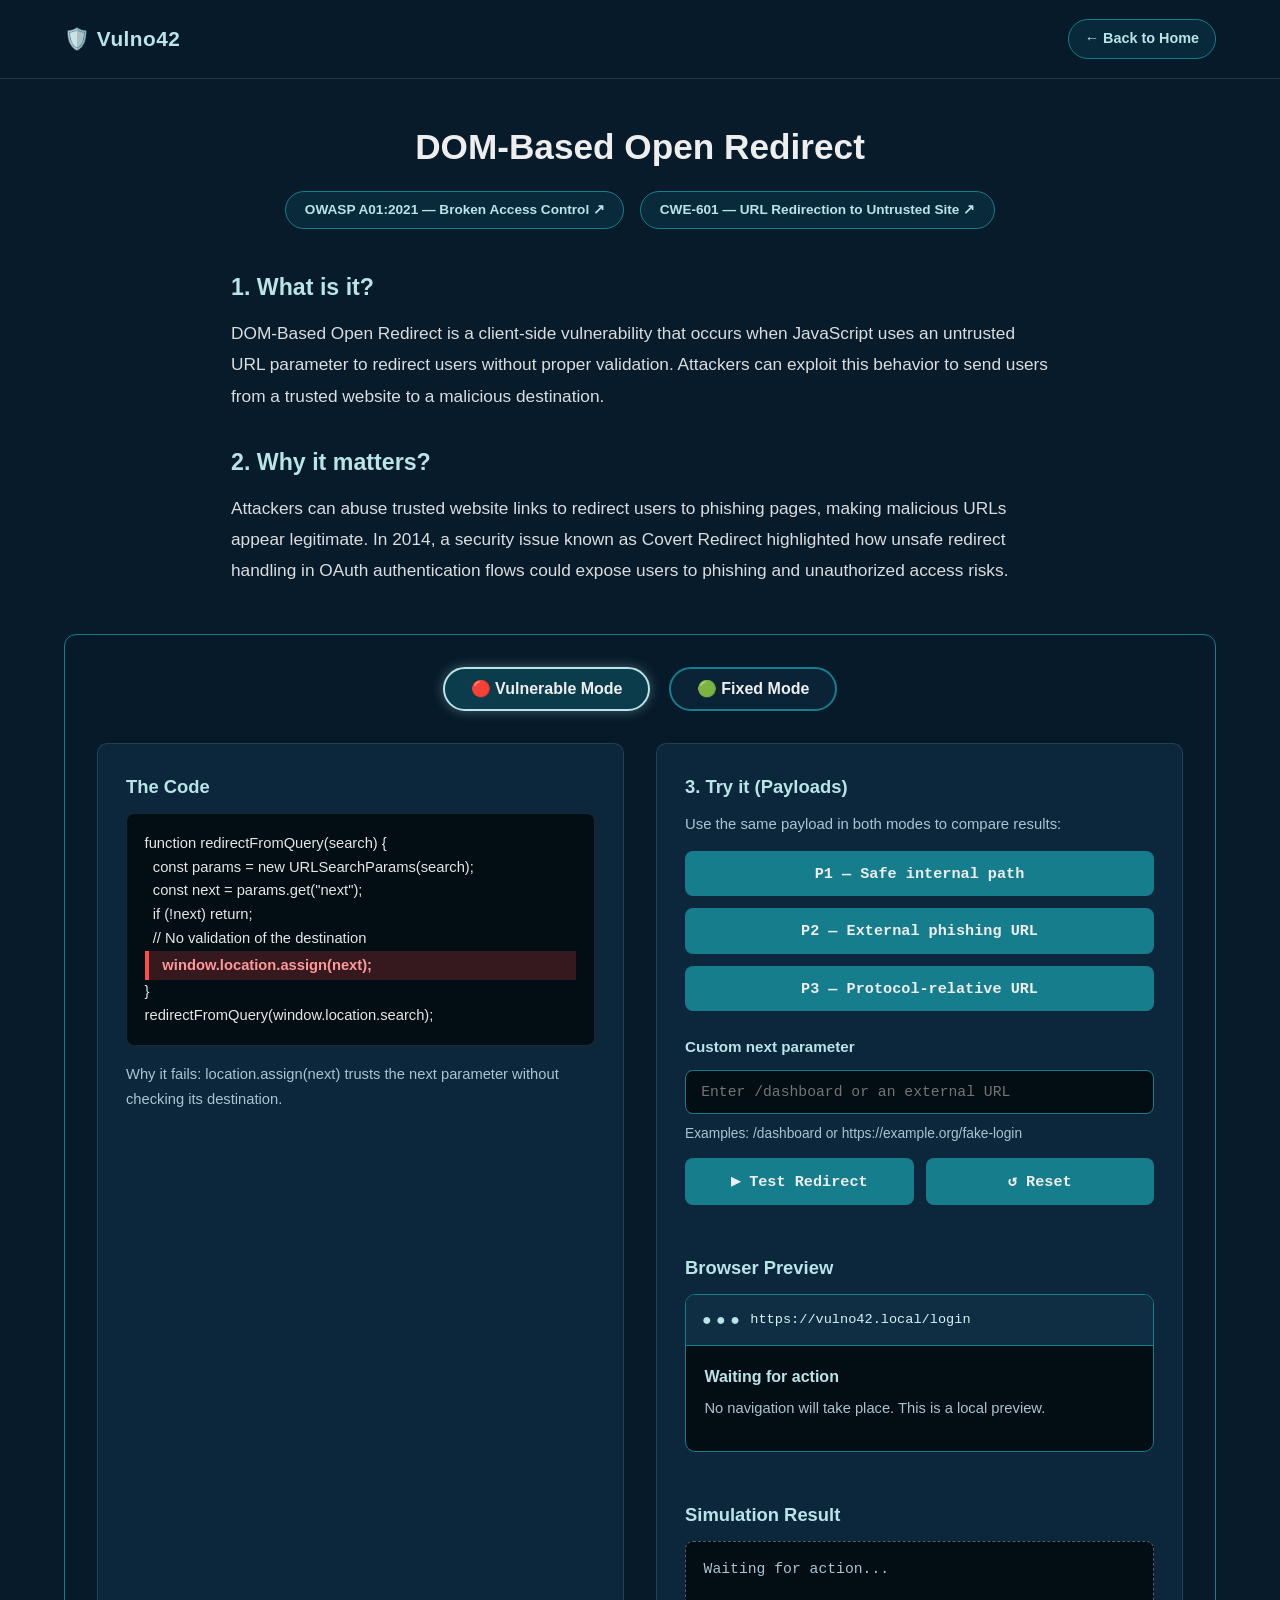
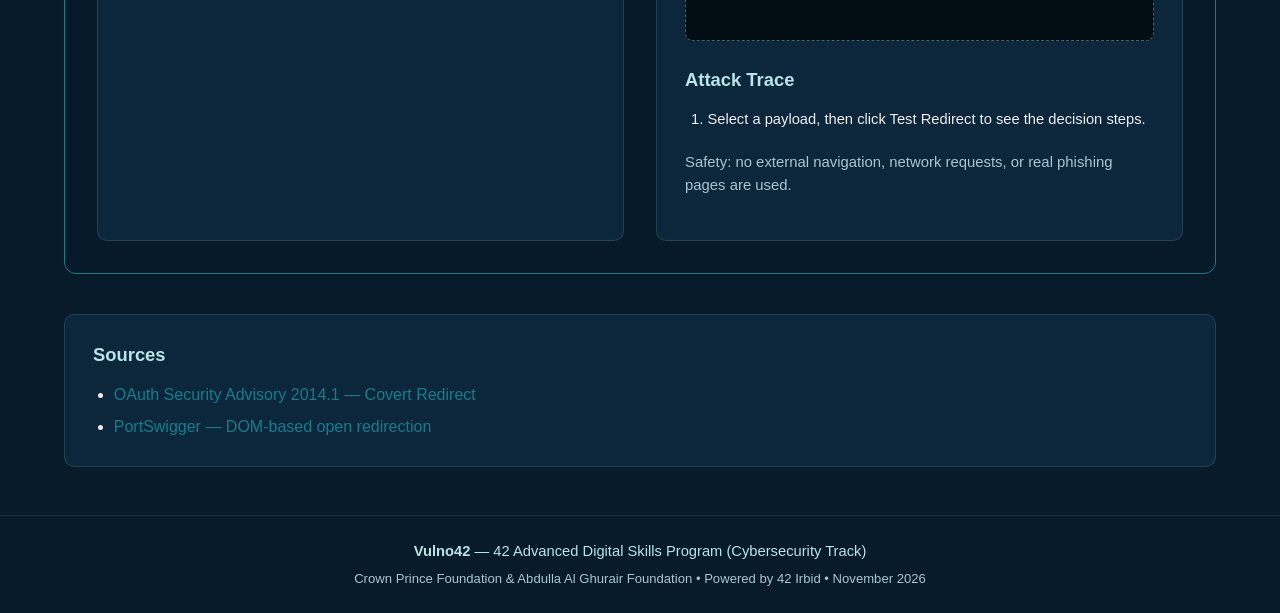
<file: lab1.html>
<!DOCTYPE html>
<html lang="en">
<head>
    <meta charset="UTF-8">
    <meta name="viewport" content="width=device-width, initial-scale=1.0">
    <title>Lab 1: DOM-Based Open Redirect - Vulno42</title>
    <link rel="stylesheet" href="style.css">
</head>
<body>

    <!-- Navbar -->
    <nav class="navbar">
        <a href="index.html" class="logo">🛡️ Vulno42</a>
        <a href="index.html" class="back-home-btn">← Back to Home</a>
    </nav>

    <main class="lab-container">
        <!-- Lab Header -->
        <header class="lab-header">
            <h1>DOM-Based Open Redirect</h1>
            <div class="lab-badges">
                <a class="badge lab-badge-link" href="https://owasp.org/Top10/A01_2021-Broken_Access_Control/" target="_blank" rel="noopener noreferrer">OWASP A01:2021 — Broken Access Control ↗</a>
                <a class="badge lab-badge-link" href="https://cwe.mitre.org/data/definitions/601.html" target="_blank" rel="noopener noreferrer">CWE-601 — URL Redirection to Untrusted Site ↗</a>
            </div>
        </header>

        <!-- Section 1: Theory (What & Why) -->
        <article class="article-content">
            <section class="article-section">
                <h2>1. What is it?</h2>
                <p>DOM-Based Open Redirect is a client-side vulnerability that occurs when JavaScript uses an untrusted URL parameter to redirect users without proper validation. Attackers can exploit this behavior to send users from a trusted website to a malicious destination.</p>
            </section>
            <section class="article-section">
                <h2>2. Why it matters?</h2>
                <p>Attackers can abuse trusted website links to redirect users to phishing pages, making malicious URLs appear legitimate. In 2014, a security issue known as Covert Redirect highlighted how unsafe redirect handling in OAuth authentication flows could expose users to phishing and unauthorized access risks.</p>
            </section>
        </article>

        <!-- Section 2: The Interactive Sandbox -->
        <section class="sandbox-area" aria-label="Interactive redirect sandbox">
            <div class="toggle-container" role="group" aria-label="Security mode">
                <button type="button" id="vuln-btn" class="toggle-btn active-vuln" aria-pressed="true">🔴 Vulnerable Mode</button>
                <button type="button" id="fixed-btn" class="toggle-btn" aria-pressed="false">🟢 Fixed Mode</button>
            </div>

            <div class="code-and-action">
                <div class="code-box">
                    <h2>The Code</h2>
                    <pre><code id="code-display" aria-live="polite"></code></pre>
                    <p class="code-explanation" id="code-explanation"></p>
                </div>

                <div class="action-box">
                    <h2>3. Try it (Payloads)</h2>
                    <p class="section-intro">Use the same payload in both modes to compare results:</p>
                    <div class="payload-buttons">
                        <button type="button" class="payload-btn" data-payload="safe">P1 — Safe internal path</button>
                        <button type="button" class="payload-btn" data-payload="external">P2 — External phishing URL</button>
                        <button type="button" class="payload-btn" data-payload="protocol">P3 — Protocol-relative URL</button>
                    </div>

                    <form class="redirect-form" id="redirect-form">
                        <label for="redirect-input">Custom next parameter</label>
                        <input id="redirect-input" type="text" placeholder="Enter /dashboard or an external URL" spellcheck="false" autocomplete="off" aria-describedby="redirect-hint" maxlength="1000">
                        <p id="redirect-hint" class="safe-note">Examples: /dashboard or https://example.org/fake-login</p>
                        <div class="lab1-actions">
                            <button type="submit" class="payload-btn">▶ Test Redirect</button>
                            <button type="button" class="payload-btn" id="reset-btn">↺ Reset</button>
                        </div>
                    </form>

                    <h2>Browser Preview</h2>
                    <div class="browser-preview" aria-label="Safe simulated browser">
                        <div class="browser-toolbar">
                            <span class="browser-dots" aria-hidden="true">● ● ●</span>
                            <span class="browser-address" id="browser-address">https://vulno42.local/login</span>
                        </div>
                        <div class="browser-content">
                            <h3 id="browser-heading">Waiting for action</h3>
                            <p id="browser-message">No navigation will take place. This is a local preview.</p>
                        </div>
                    </div>

                    <h2>Simulation Result</h2>
                    <div id="simulation-output" class="output-box" role="status" aria-live="polite">Waiting for action...</div>

                    <h2 class="trace-heading">Attack Trace</h2>
                    <ol id="attack-trace" class="trace-list" aria-live="polite">
                        <li>Select a payload, then click Test Redirect to see the decision steps.</li>
                    </ol>
                    <p class="safe-note">Safety: no external navigation, network requests, or real phishing pages are used.</p>
                </div>
            </div>
        </section>

        <!-- Section 3: Sources -->
        <section class="sources-section">
            <h3>Sources</h3>
            <ul>
                <li><a href="https://oauth.net/advisories/2014-1-covert-redirect/" target="_blank" rel="noopener noreferrer">OAuth Security Advisory 2014.1 — Covert Redirect</a></li>
                <li><a href="https://portswigger.net/web-security/dom-based/open-redirection" target="_blank" rel="noopener noreferrer">PortSwigger — DOM-based open redirection</a></li>
            </ul>
        </section>
    </main>

    <!-- Footer -->
    <footer class="footer">
        <p class="footer-main"><strong>Vulno42</strong> &mdash; 42 Advanced Digital Skills Program (Cybersecurity Track)</p>
        <p class="footer-sub">Crown Prince Foundation &amp; Abdulla Al Ghurair Foundation &bull; Powered by 42 Irbid &bull; November 2026</p>
    </footer>

    <script src="lab1.js"></script>
</body>
</html>
</file>
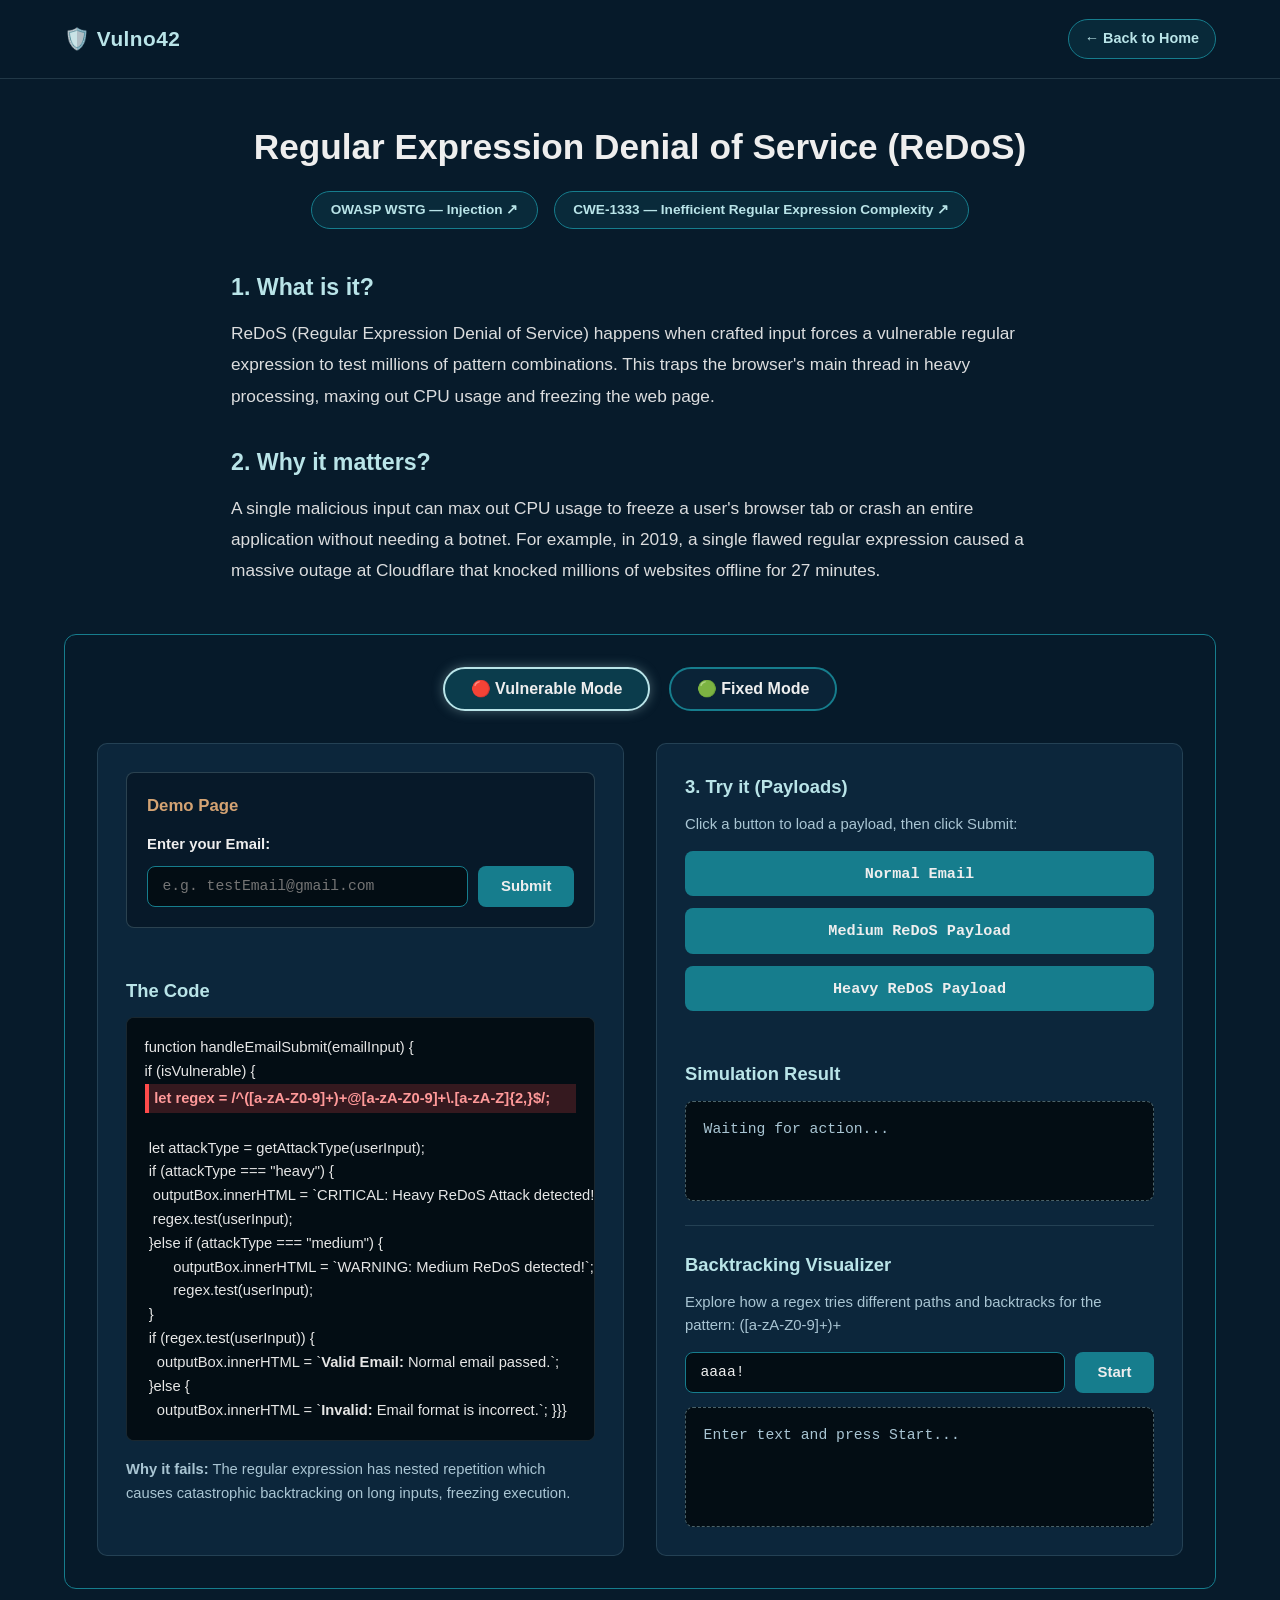
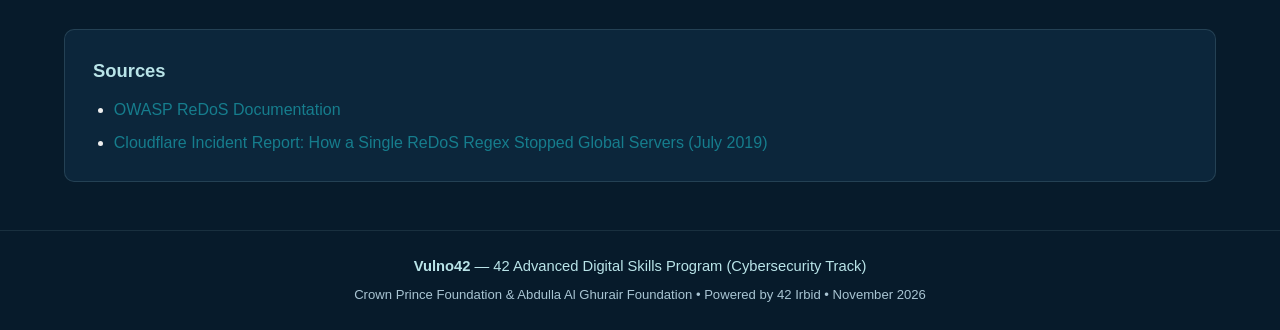
<file: lab2.html>
<!DOCTYPE html>
<html lang="en">
<head>
    <meta charset="UTF-8">
    <meta name="viewport" content="width=device-width, initial-scale=1.0">
    <!-- TEAM: Change the title to your lab's name -->
    <title>Lab 2: Regular Expression Denial of Service - Vulno42</title>
    <link rel="stylesheet" href="style.css">
</head>
<body>

    <!-- Navbar -->
    <nav class="navbar">
        <a href="index.html" class="logo">🛡️ Vulno42</a>
        <a href="index.html" class="back-home-btn">← Back to Home</a>
    </nav>

    <main class="lab-container">
        
        <!-- Lab Header -->
        <header class="lab-header">
            <!-- TEAM: Write your vulnerability name -->
            <h1>Regular Expression Denial of Service (ReDoS)</h1>
            <div class="lab-badges">
                <!-- TEAM: Write the OWASP Category and CWE -->
                <a href="https://wstg.owasp.org/latest/11-Injection/27-Regular_Expression_Denial_of_Service/" target="_blank" rel="noopener noreferrer" class="badge lab-badge-link">OWASP WSTG — Injection ↗</a>
                <a href="https://cwe.mitre.org/data/definitions/1333.html" target="_blank" rel="noopener noreferrer" class="badge lab-badge-link">CWE-1333 — Inefficient Regular Expression Complexity ↗</a>
            </div>
        </header>

        <!-- Section 1: Theory (What & Why) -->
        <article class="article-content">
            <section class="article-section">
                <h2>1. What is it?</h2>
                <!-- TEAM: Explain the vulnerability in max 3 simple sentences -->
                <p>ReDoS (Regular Expression Denial of Service) happens when crafted input forces a vulnerable regular expression to test millions of pattern combinations. This traps the browser's main thread in heavy processing, maxing out CPU usage and freezing the web page.</p>
            </section>
            
            <section class="article-section">
                <h2>2. Why it matters?</h2>
                <!-- TEAM: Explain the damage and a real incident -->
                <p>A single malicious input can max out CPU usage to freeze a user's browser tab or crash an entire application without needing a botnet. For example, in 2019, a single flawed regular expression caused a massive outage at Cloudflare that knocked millions of websites offline for 27 minutes.</p>
            </section>
        </article>

        <!-- Section 2: The Interactive Sandbox -->
        <div class="sandbox-area">
            
            <!-- Toggle Switch (Vulnerable / Fixed) -->
            <div class="toggle-container">
                <button id="vuln-btn" class="toggle-btn active-vuln">🔴 Vulnerable Mode</button>
                <button id="fixed-btn" class="toggle-btn">🟢 Fixed Mode</button>
            </div>

            <div class="code-and-action">
                <!-- Code Viewer (8-15 lines) -->
                <div class="code-box">

                    <!-- (Test Page) -->
                    <div class="inner-test-page">
                        <h3 class="test-page-title">Demo Page</h3>
                        <form id="emailTestForm" onsubmit="handleEmailSubmit(event)" class="test-form">
                            <label for="emailInput">Enter your Email:</label>
                            <div class="input-group">
                                <input type="text" id="emailInput" placeholder="e.g. testEmail@gmail.com" required>
                                <button type="submit" class="submit-btn">Submit</button>
                            </div>
                        </form>
                    </div>

                    <h2>The Code</h2>
                    <pre><code id="code-display">function handleEmailSubmit(emailInput) {
if (isVulnerable) { <span class="highlight-line vuln-line" id="target-line">let regex = /^([a-zA-Z0-9]+)+@[a-zA-Z0-9]+\.[a-zA-Z]{2,}$/; </span> 
 let attackType = getAttackType(userInput);
 if (attackType === "heavy") {
  outputBox.innerHTML = `CRITICAL: Heavy ReDoS Attack detected!.`;
  regex.test(userInput);
 }else if (attackType === "medium") {
       outputBox.innerHTML = `WARNING: Medium ReDoS detected!`;
       regex.test(userInput);
 }
 if (regex.test(userInput)) {
   outputBox.innerHTML = `<strong>Valid Email:</strong> Normal email passed.`;
 }else {
   outputBox.innerHTML = `<strong>Invalid:</strong> Email format is incorrect.`; }}}</code></pre>
                    <!-- TEAM: Explain why this specific line is bad (or how the fix works) -->
                    <p class="code-explanation" id="code-explanation">
                        <strong>Why it fails:</strong> The regular expression has nested repetition which causes catastrophic backtracking on long inputs, freezing execution.
                    </p>
                </div>

                <!-- Action Area (Payloads & Output) -->
                <div class="action-box">
                    <h2>3. Try it (Payloads)</h2>
                    <p class="section-intro">Click a button to load a payload, then click Submit:</p>
                    <div class="payload-buttons">
                        <!-- TEAM: Put 2-3 payload buttons here -->
                        <button class="payload-btn" onclick="runPayload('Payload1')">Normal Email</button>
                        <button class="payload-btn" onclick="runPayload('Payload2')">Medium ReDoS Payload</button>
                        <button class="payload-btn" onclick="runPayload('Payload3')">Heavy ReDoS Payload</button>
                    </div>

                    <h2>Simulation Result</h2>
                    <!-- This box shows what happens when the button is clicked -->
                    <div id="simulation-output" class="output-box">
                        Waiting for action...
                    </div>

                    <!-- === Backtracking Visualizer === -->
                    <!-- Backtracking Visualizer: type a short text, press Start, the tree is drawn step by step -->
                    <div class="bt-section">
                        <h2>Backtracking Visualizer</h2>
                        <p class="section-intro">Explore how a regex tries different paths and backtracks for the pattern: <code>([a-zA-Z0-9]+)+</code></p>
                        <div class="input-group bt-controls">
                            <input type="text" id="btInput" value="aaaa!" maxlength="30" placeholder="e.g. aaaa!">
                            <button type="button" id="btStart" class="submit-btn">Start</button>
                        </div>
                        <div id="bt-output" class="output-box bt-box">
                            Enter text and press Start...
                        </div>
                    </div>
                    <!-- ========== END: Backtracking Visualizer ========== -->
                </div>
            </div>
        </div>

        <!-- Section 3: Sources -->
        <div class="sources-section">
            <h3>Sources</h3>
            <ul>
                <li><a href="https://community.owasp.org/attacks/Regular_expression_Denial_of_Service_-_ReDoS" target="_blank" rel="noopener noreferrer">OWASP ReDoS Documentation</a></li>
                <li><a href="https://blog.cloudflare.com/details-of-the-cloudflare-outage-on-july-2-2019/" target="_blank" rel="noopener noreferrer">Cloudflare Incident Report: How a Single ReDoS Regex Stopped Global Servers (July 2019)</a></li>
            </ul>
        </div>

    </main>

    <!-- Footer -->
    <footer class="footer">
        <p class="footer-main"><strong>Vulno42</strong> &mdash; 42 Advanced Digital Skills Program (Cybersecurity Track)</p>
        <p class="footer-sub">Crown Prince Foundation &amp; Abdulla Al Ghurair Foundation &bull; Powered by 42 Irbid &bull; November 2026</p>
    </footer>

    <!-- TEAM: Make sure to link a separate JS file for each lab to avoid conflicts (e.g., lab1.js, lab2.js) -->
    <script src="lab2.js"></script>
</body>
</html>
</file>
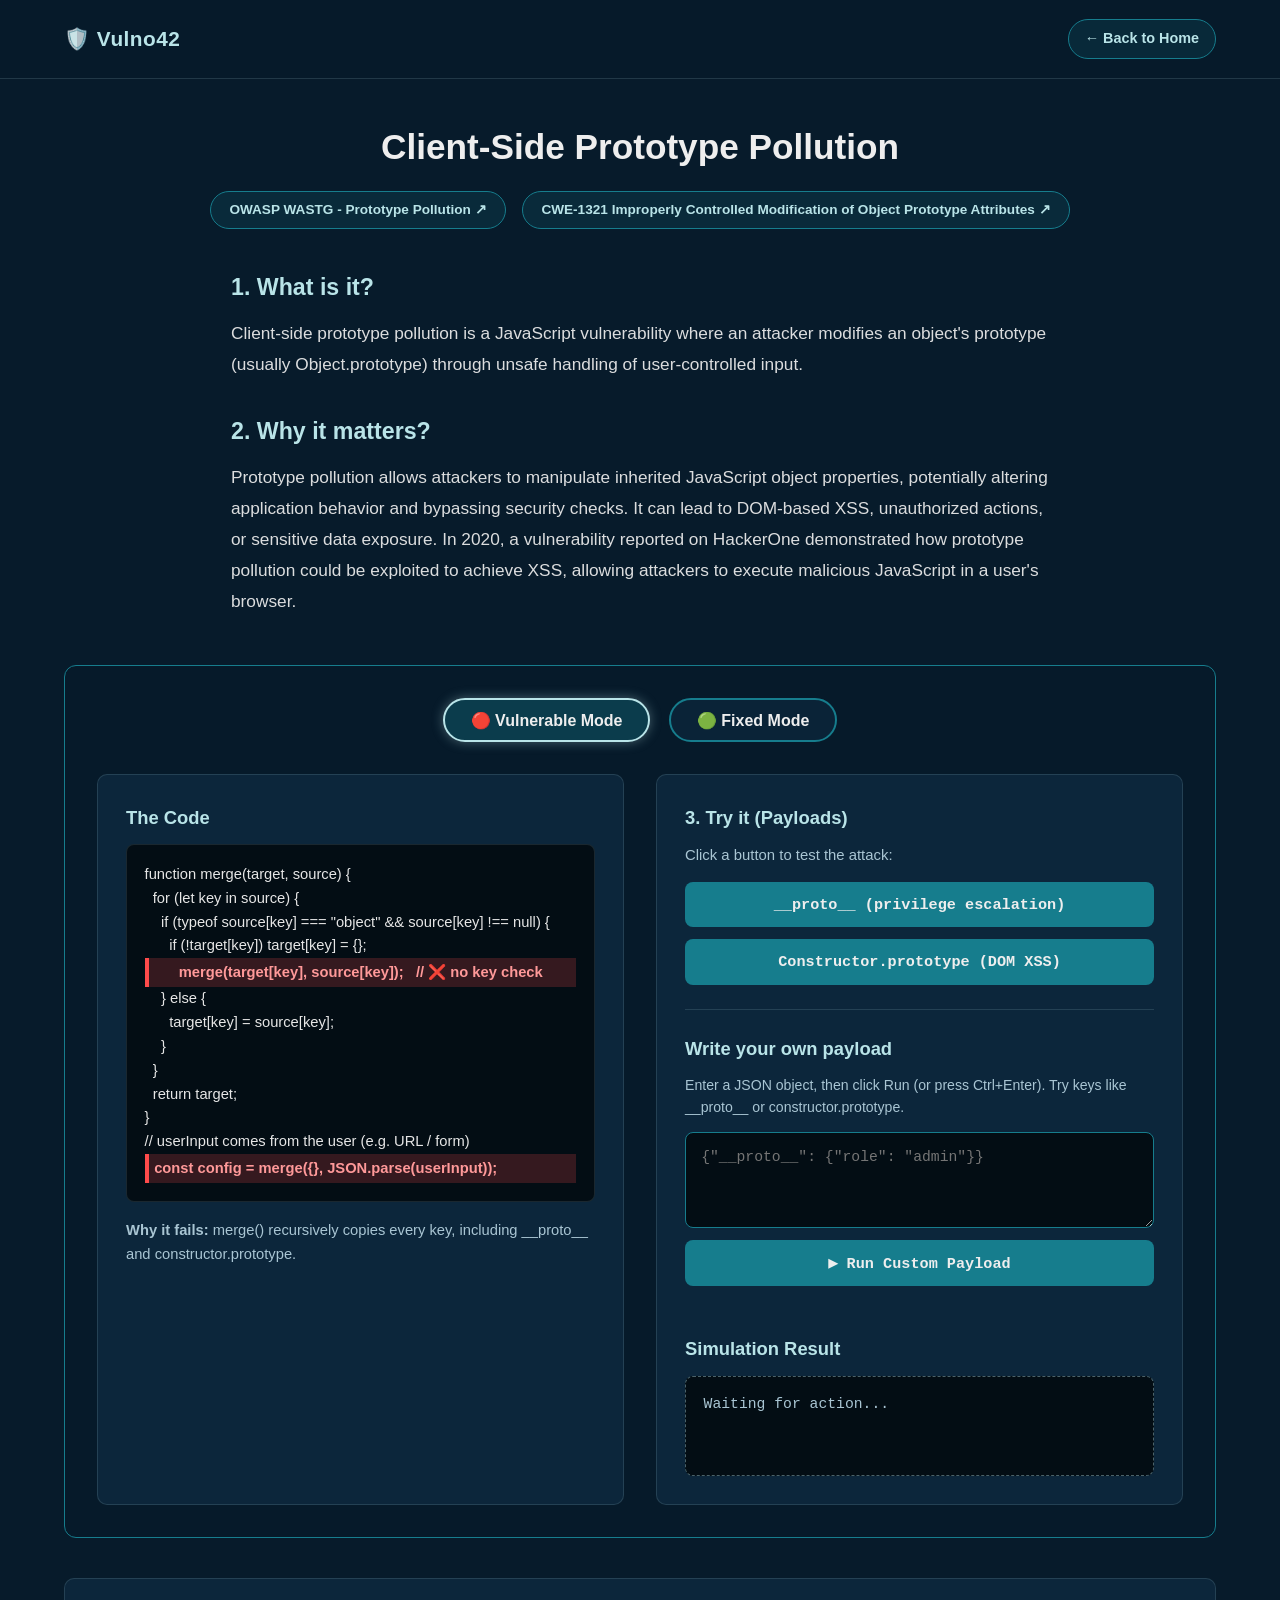
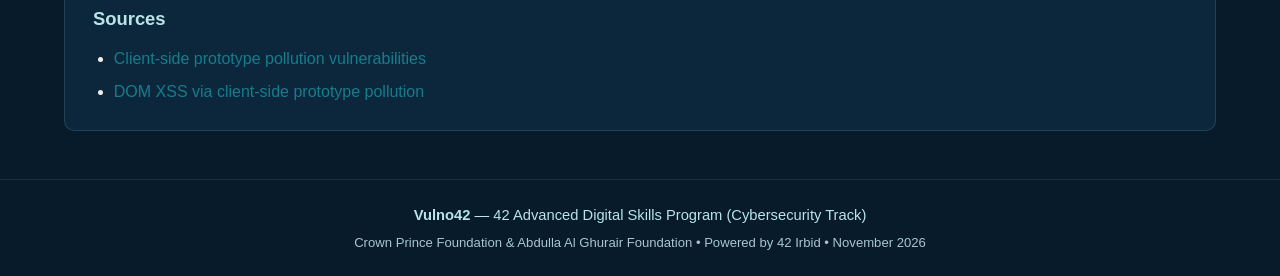
<file: lab3.html>
<!DOCTYPE html>
<html lang="en">
<head>
    <meta charset="UTF-8">
    <meta name="viewport" content="width=device-width, initial-scale=1.0">
    <title>Lab 3: Client-Side Prototype Pollution - Vulno42</title>
    <link rel="stylesheet" href="style.css">
</head>
<body>

    <!-- Navbar -->
    <nav class="navbar">
        <a href="index.html" class="logo">🛡️ Vulno42</a>
        <a href="index.html" class="back-home-btn">← Back to Home</a>
    </nav>

    <main class="lab-container">

        <!-- Lab Header -->
        <header class="lab-header">
            <h1>Client-Side Prototype Pollution</h1>
            <div class="lab-badges">
                <!-- TEAM: Replace '#' with the actual article/documentation links -->
                <a href="https://wstg.owasp.org/latest/11-Injection/21-Prototype_Pollution/" target="_blank" rel="noopener noreferrer" class="badge lab-badge-link">OWASP WASTG - Prototype Pollution ↗</a>
                <a href="https://cwe.mitre.org/data/definitions/1321.html" target="_blank" rel="noopener noreferrer" class="badge lab-badge-link">CWE-1321 Improperly Controlled Modification of Object Prototype Attributes ↗</a>
            </div>
        </header>

        <!-- Section 1: Theory (What & Why) -->
        <article class="article-content">
            <section class="article-section">
                <h2>1. What is it?</h2>
                <p>Client-side prototype pollution is a JavaScript vulnerability where an attacker modifies an object's prototype (usually Object.prototype) through unsafe handling of user-controlled input.</p>
            </section>

            <section class="article-section">
                <h2>2. Why it matters?</h2>
                <p>Prototype pollution allows attackers to manipulate inherited JavaScript object properties, potentially altering application behavior and bypassing security checks. It can lead to DOM-based XSS, unauthorized actions, or sensitive data exposure. In 2020, a vulnerability reported on HackerOne demonstrated how prototype pollution could be exploited to achieve XSS, allowing attackers to execute malicious JavaScript in a user's browser.</p>
            </section>
        </article>

        <!-- Section 2: The Interactive Sandbox -->
        <div class="sandbox-area">

            <!-- Toggle Switch (Vulnerable / Fixed) -->
            <div class="toggle-container">
                <button id="vuln-btn" class="toggle-btn active-vuln">🔴 Vulnerable Mode</button>
                <button id="fixed-btn" class="toggle-btn">🟢 Fixed Mode</button>
            </div>

            <div class="code-and-action">
                <!-- Code Viewer (filled by lab3.js) -->
                <div class="code-box">
                    <h2>The Code</h2>
                    <pre><code id="code-display"></code></pre>
                    <p class="code-explanation" id="code-explanation">
                        <strong>Why it fails:</strong> merge() recursively copies every key, including __proto__ and constructor.prototype.
                    </p>
                </div>

                <!-- Action Area (Payloads & Output) -->
                <div class="action-box">
                    <h2>3. Try it (Payloads)</h2>
                    <p class="section-intro">Click a button to test the attack:</p>
                    <div class="payload-buttons">
                        <button class="payload-btn" onclick="runPayload('Payload 1')">__proto__ (privilege escalation)</button>
                        <button class="payload-btn" onclick="runPayload('Payload 2')">Constructor.prototype (DOM XSS)</button>
                    </div>

                    <div class="custom-payload">
                        <h2>Write your own payload</h2>
                        <p class="hint">Enter a JSON object, then click Run (or press Ctrl+Enter). Try keys like <code>__proto__</code> or <code>constructor.prototype</code>.</p>
                        <textarea id="payload-input" spellcheck="false" placeholder='{"__proto__": {"role": "admin"}}'></textarea>
                        <button id="run-custom-btn" class="payload-btn">▶ Run Custom Payload</button>
                    </div>

                    <h2>Simulation Result</h2>
                    <div id="simulation-output" class="output-box">
                        Waiting for action...
                    </div>
                </div>
            </div>
        </div>

        <!-- Section 3: Sources -->
        <div class="sources-section">
            <h3>Sources</h3>
            <ul>
                <!-- TEAM: Put your links here -->
                <li><a href="https://portswigger.net/web-security/prototype-pollution/client-side#finding-client-side-prototype-pollution-sources-manually" target="_blank" rel="noopener noreferrer">Client-side prototype pollution vulnerabilities</a></li>
                <li><a href="https://portswigger.net/web-security/prototype-pollution/client-side/lab-prototype-pollution-dom-xss-via-client-side-prototype-pollution" target="_blank" rel="noopener noreferrer">DOM XSS via client-side prototype pollution</a></li>
            </ul>
        </div>

    </main>

    <!-- Footer -->
    <footer class="footer">
        <p class="footer-main"><strong>Vulno42</strong> &mdash; 42 Advanced Digital Skills Program (Cybersecurity Track)</p>
        <p class="footer-sub">Crown Prince Foundation &amp; Abdulla Al Ghurair Foundation &bull; Powered by 42 Irbid &bull; November 2026</p>
    </footer>

    <!-- Fixed: script name now matches the uploaded file (lab3.js) -->
    <script src="lab3.js"></script>
</body>
</html>
</file>
<file: style.css>
:root {
    --bg-dark: #071B2B;
    --card-bg: #0c263b;
    --primary-teal: #167D8D;
    --accent-ice: #B9E4E8;
    --text-light: #EEEEEE;
    --text-muted: #a9c5d3;
    --danger-red: #FF4B4B;
    --safe-green: #00E676;
}

/* Hide scrollbar across browsers while keeping scroll functionality */
html, body {
    scrollbar-width: none;
    -ms-overflow-style: none;
}

html::-webkit-scrollbar,
body::-webkit-scrollbar {
    display: none;
}

* {
    margin: 0;
    padding: 0;
    box-sizing: border-box;
    font-family: 'Segoe UI', Tahoma, Geneva, Verdana, sans-serif;
}

body {
    background-color: var(--bg-dark);
    color: var(--text-light);
    line-height: 1.6;
    display: flex;
    flex-direction: column;
    min-height: 100vh;
}

/* Accessible focus outlines across interactive elements */
button:focus-visible,
a:focus-visible,
input:focus-visible,
textarea:focus-visible {
    outline: 2px solid var(--accent-ice);
    outline-offset: 2px;
}

/* Top Navigation Bar */
.navbar {
    display: flex;
    align-items: center;
    justify-content: space-between;
    gap: 1rem;
    padding: 1.2rem 5%;
    background-color: rgba(7, 27, 43, 0.95);
    border-bottom: 1px solid rgba(185, 228, 232, 0.15);
    position: sticky;
    top: 0;
    z-index: 100;
}

/* Logo acting as Home button */
.logo {
    display: flex;
    align-items: center;
    gap: 0.5rem;
    font-size: 1.3rem;
    font-weight: 700;
    color: var(--accent-ice);
    letter-spacing: 0.5px;
    text-decoration: none;
    transition: color 0.3s ease;
}

.logo:hover {
    color: var(--text-light);
}

/* Visible Back to Home Button on Lab Pages */
.back-home-btn {
    display: inline-flex;
    align-items: center;
    gap: 0.4rem;
    padding: 0.45rem 1rem;
    border-radius: 50px;
    border: 1px solid var(--primary-teal);
    background-color: rgba(22, 125, 141, 0.15);
    color: var(--accent-ice);
    text-decoration: none;
    font-size: 0.9rem;
    font-weight: 600;
    white-space: nowrap;
    transition: all 0.25s ease;
}

.back-home-btn:hover {
    border-color: var(--accent-ice);
    color: var(--text-light);
    background-color: rgba(22, 125, 141, 0.35);
    box-shadow: 0 0 12px rgba(185, 228, 232, 0.45);
    transform: translateX(-2px);
}

.shield-icon {
    font-size: 1.4rem;
}

/* Hero Section */
.hero {
    text-align: center;
    padding: 4rem 1.5rem 2.5rem;
    max-width: 800px;
    margin: 0 auto;
}

/* Clean eyebrow heading for homepage (no button appearance) */
.hero .badge {
    display: inline-block;
    background-color: transparent;
    border: none;
    padding: 0;
    border-radius: 0;
    color: var(--primary-teal);
    font-size: 0.9rem;
    font-weight: 700;
    text-transform: uppercase;
    letter-spacing: 2px;
    margin-bottom: 0.8rem;
}

.hero h1 {
    font-size: 2.6rem;
    margin-bottom: 1rem;
    color: var(--text-light);
}

.hero p {
    color: var(--text-muted);
    font-size: 1.1rem;
}

/* Cards Grid */
.container {
    width: 90%;
    max-width: 1150px;
    margin: 1rem auto 4rem;
    flex: 1;
}

.cards-grid {
    display: grid;
    grid-template-columns: repeat(auto-fit, minmax(min(100%, 280px), 1fr));
    gap: 2rem;
}

/* Interactive Card Design */
.card {
    background-color: var(--card-bg);
    border: 1px solid rgba(185, 228, 232, 0.2);
    border-radius: 12px;
    padding: 2rem;
    text-decoration: none;
    color: var(--text-light);
    display: flex;
    flex-direction: column;
    justify-content: space-between;
    transition: transform 0.3s ease, border-color 0.3s ease, box-shadow 0.3s ease;
    cursor: pointer;
}

.card:hover {
    transform: translateY(-6px);
    border-color: var(--accent-ice);
    box-shadow: 0 10px 25px rgba(0, 0, 0, 0.4);
}

.card-header {
    display: flex;
    justify-content: space-between;
    align-items: center;
    margin-bottom: 1.2rem;
}

.abbr-badge {
    background-color: var(--primary-teal);
    color: var(--text-light);
    font-weight: 700;
    font-size: 1rem;
    padding: 0.4rem 0.9rem;
    border-radius: 8px;
    letter-spacing: 1px;
}

.difficulty-tag {
    font-size: 0.75rem;
    padding: 0.25rem 0.7rem;
    border-radius: 4px;
    font-weight: 600;
    text-transform: uppercase;
}

.difficulty-tag.easy {
    background-color: rgba(0, 230, 118, 0.15);
    color: var(--safe-green);
    border: 1px solid rgba(0, 230, 118, 0.3);
}

.difficulty-tag.medium {
    background-color: rgba(185, 228, 232, 0.15);
    color: var(--accent-ice);
}

.difficulty-tag.hard {
    background-color: rgba(255, 75, 75, 0.15);
    color: var(--danger-red);
    border: 1px solid rgba(255, 75, 75, 0.3);
}

.card h2 {
    font-size: 1.4rem;
    margin-bottom: 0.8rem;
    color: var(--accent-ice);
}

.card p {
    color: var(--text-muted);
    font-size: 0.95rem;
    margin-bottom: 1.8rem;
    flex-grow: 1;
}

.card-footer {
    display: flex;
    justify-content: space-between;
    align-items: center;
    padding-top: 1rem;
    border-top: 1px solid rgba(185, 228, 232, 0.1);
    font-weight: 600;
    color: var(--accent-ice);
    font-size: 0.95rem;
}

.card .arrow {
    transition: transform 0.3s ease;
    font-size: 1.2rem;
}

.card:hover .arrow {
    transform: translateX(6px);
}

/* Footer */
.footer {
    text-align: center;
    padding: 1.5rem;
    border-top: 1px solid rgba(185, 228, 232, 0.1);
    color: var(--text-muted);
    font-size: 0.85rem;
}

/* ================= Lab Pages Shared Styles ================= */

.lab-container {
    width: 90%;
    max-width: 1200px;
    margin: 2.5rem auto 3rem;
    flex: 1;
}

.lab-header {
    text-align: center;
    margin-bottom: 2.5rem;
}

.lab-header h1 {
    color: var(--text-light);
    font-size: 2.2rem;
    margin-bottom: 1rem;
}

.lab-badges {
    display: flex;
    justify-content: center;
    gap: 1rem;
    flex-wrap: wrap;
}

/* Clickable Lab Badges with Hover Border Glow */
.lab-badge-link,
.lab-badges .badge,
.badges .badge {
    display: inline-block;
    max-width: 100%;
    background-color: rgba(22, 125, 141, 0.15);
    color: var(--accent-ice);
    border: 1px solid var(--primary-teal);
    padding: 0.45rem 1.15rem;
    border-radius: 50px;
    font-size: 0.85rem;
    font-weight: 600;
    text-decoration: none;
    text-align: center;
    overflow-wrap: break-word;
    cursor: pointer;
    transition: all 0.3s ease;
}

.lab-badge-link:hover,
.lab-badges .badge:hover,
.badges .badge:hover {
    border-color: var(--accent-ice);
    color: var(--text-light);
    background-color: rgba(22, 125, 141, 0.3);
    box-shadow: 0 0 14px rgba(185, 228, 232, 0.55);
    transform: translateY(-2px);
}

/* Theory Section */
.article-content {
    max-width: 850px;
    margin: 0 auto 3rem auto;
    padding: 0 1rem;
}

.article-section {
    margin-bottom: 2rem;
}

.article-section:last-child {
    margin-bottom: 0;
}

.article-section h2 {
    color: var(--accent-ice);
    font-size: 1.45rem;
    margin-bottom: 0.75rem;
    font-weight: 600;
}

.article-section p {
    color: var(--text-light);
    font-size: 1.08rem;
    line-height: 1.8;
    opacity: 0.92;
}

/* Interactive Sandbox Area */
.sandbox-area {
    background-color: rgba(7, 27, 43, 0.5);
    border: 1px solid var(--primary-teal);
    border-radius: 12px;
    padding: 2rem;
    margin-bottom: 2.5rem;
}

/* Unified Mode Toggle Buttons (Vulnerable & Fixed) */
.toggle-container,
.mode-toggle-container {
    display: flex;
    justify-content: center;
    flex-wrap: wrap;
    gap: 1.2rem;
    margin-bottom: 2rem;
}

.toggle-btn,
.mode-btn {
    display: inline-flex;
    align-items: center;
    justify-content: center;
    gap: 0.5rem;
    background-color: rgba(12, 38, 59, 0.8);
    border: 2px solid var(--primary-teal);
    color: var(--text-light);
    padding: 0.65rem 1.6rem;
    border-radius: 50px;
    font-size: 1rem;
    font-weight: 600;
    cursor: pointer;
    transition: all 0.25s ease;
}

.toggle-btn:hover,
.mode-btn:hover {
    border-color: var(--accent-ice);
    box-shadow: 0 0 15px rgba(185, 228, 232, 0.55);
    transform: scale(1.05);
}

.active-vuln,
.active-fixed,
.mode-btn.active {
    background-color: rgba(22, 125, 141, 0.35);
    border-color: var(--accent-ice);
    color: var(--text-light);
    box-shadow: 0 0 12px rgba(185, 228, 232, 0.35);
}

.dot {
    width: 10px;
    height: 10px;
    border-radius: 50%;
}
.red-dot { background-color: var(--danger-red); }
.green-dot { background-color: var(--safe-green); }

/* Code & Action Split Layout */
.code-and-action {
    display: grid;
    grid-template-columns: 1fr 1fr;
    gap: 2rem;
    align-items: stretch;
}

.code-box,
.action-box {
    background-color: var(--card-bg);
    border: 1px solid rgba(185, 228, 232, 0.14);
    padding: 1.75rem;
    border-radius: 10px;
    min-width: 0;
    max-width: 100%;
    display: flex;
    flex-direction: column;
}

/* Unified Vertical Rhythm for Headings & Intro Text Inside Sandbox Panels */
.code-box h2,
.action-box h2 {
    color: var(--accent-ice);
    font-size: 1.15rem;
    font-weight: 600;
    margin-top: 1.5rem;
    margin-bottom: 0.75rem;
}

.code-box > h2:first-child,
.action-box > h2:first-child,
.custom-payload > h2:first-child,
.bt-section > h2:first-child {
    margin-top: 0;
}

.section-intro,
.action-box > p {
    color: var(--text-muted);
    font-size: 0.93rem;
    line-height: 1.55;
    margin-bottom: 0.9rem;
}

/* Code Block Styling */
pre {
    background-color: #030d14;
    border: 1px solid rgba(185, 228, 232, 0.12);
    padding: 1.1rem;
    border-radius: 8px;
    max-width: 100%;
    overflow-x: auto;
    font-family: 'Courier New', Courier, monospace;
    font-size: 0.92rem;
    line-height: 1.55;
    color: #e6e6e6;
    margin-bottom: 1rem;
}

/* Line Highlighting */
.highlight-line {
    display: block;
    padding: 0.2rem 0.35rem;
    font-weight: bold;
}

.vuln-line {
    background-color: rgba(255, 75, 75, 0.2);
    border-left: 4px solid var(--danger-red);
    color: #ff9999;
}

.fixed-line {
    background-color: rgba(0, 230, 118, 0.2);
    border-left: 4px solid var(--safe-green);
    color: #99ff99;
}

.code-explanation {
    font-size: 0.92rem;
    line-height: 1.65;
    color: var(--text-muted);
    overflow-wrap: break-word;
}

/* Payload Buttons */
.payload-buttons {
    display: flex;
    flex-direction: column;
    gap: 0.75rem;
    margin-bottom: 1.5rem;
}

.payload-btn {
    width: 100%;
    background-color: var(--primary-teal);
    color: var(--text-light);
    border: 1px solid transparent;
    padding: 0.8rem 1rem;
    border-radius: 8px;
    cursor: pointer;
    font-family: monospace;
    font-size: 0.95rem;
    font-weight: 600;
    text-align: center;
    overflow-wrap: break-word;
    transition: background-color 0.2s ease, border-color 0.2s ease, transform 0.15s ease;
}

.payload-btn:hover {
    background-color: #1a96a8;
    border-color: rgba(185, 228, 232, 0.5);
}

.payload-btn:active {
    transform: translateY(1px);
}

/* Output Box */
.output-box {
    background-color: #030d14;
    border: 1px dashed rgba(185, 228, 232, 0.4);
    padding: 1rem 1.1rem;
    border-radius: 8px;
    min-height: 100px;
    font-family: monospace;
    font-size: 0.92rem;
    line-height: 1.6;
    color: var(--text-muted);
    overflow-wrap: break-word;
}

.attack-success,
.output-vuln {
    color: var(--danger-red);
    border-color: rgba(255, 75, 75, 0.55);
}

.attack-blocked,
.output-fixed {
    color: var(--safe-green);
    border-color: rgba(0, 230, 118, 0.5);
}

/* Sources Section */
.sources-section {
    background-color: var(--card-bg);
    border: 1px solid rgba(185, 228, 232, 0.14);
    padding: 1.6rem 1.75rem;
    border-radius: 10px;
    overflow-wrap: break-word;
}

.sources-section h3 {
    color: var(--accent-ice);
    font-size: 1.15rem;
    margin-bottom: 0.75rem;
}

.sources-section ul {
    padding-left: 1.3rem;
}

.sources-section li {
    margin-bottom: 0.45rem;
}

.sources-section li:last-child {
    margin-bottom: 0;
}

.sources-section a {
    color: var(--primary-teal);
    text-decoration: none;
    overflow-wrap: break-word;
}

.sources-section a:hover {
    color: var(--accent-ice);
    text-decoration: underline;
}

/* ================= Lab 1 (Open Redirect) Styles ================= */

.redirect-form {
    display: flex;
    flex-direction: column;
    gap: 0.65rem;
    margin-bottom: 1.5rem;
}

.redirect-form label {
    color: var(--accent-ice);
    font-size: 0.95rem;
    font-weight: 600;
}

.redirect-form input {
    width: 100%;
    padding: 0.8rem 0.95rem;
    border-radius: 8px;
    border: 1px solid var(--primary-teal);
    background-color: #030d14;
    color: var(--text-light);
    font-family: monospace;
    font-size: 0.92rem;
}

.redirect-form input:focus {
    outline: none;
    border-color: var(--accent-ice);
}

.lab1-actions {
    display: flex;
    gap: 0.75rem;
    flex-wrap: wrap;
    margin-top: 0.2rem;
}

.lab1-actions button {
    flex: 1;
    min-width: 140px;
}

.browser-preview {
    margin-bottom: 1.5rem;
    border: 1px solid var(--primary-teal);
    border-radius: 10px;
    overflow: hidden;
    background-color: #030d14;
}

.browser-toolbar {
    display: flex;
    align-items: center;
    gap: 0.65rem;
    padding: 0.75rem 1rem;
    background-color: #102e43;
    border-bottom: 1px solid var(--primary-teal);
}

.browser-dots {
    color: var(--accent-ice);
    white-space: nowrap;
}

.browser-address {
    flex: 1;
    min-width: 0;
    overflow-wrap: anywhere;
    font-family: monospace;
    font-size: 0.85rem;
    color: #d7f2f4;
}

.browser-content {
    padding: 1.15rem;
    min-height: 105px;
}

.browser-content h3 {
    margin-bottom: 0.45rem;
    font-size: 1rem;
    color: var(--accent-ice);
}

.browser-content p {
    color: var(--text-muted);
    font-size: 0.92rem;
}

.trace-heading {
    margin-top: 1.5rem;
}

.trace-list {
    margin: 0 0 0.9rem;
    padding-left: 1.4rem;
    line-height: 1.75;
    font-size: 0.92rem;
    color: var(--text-light);
}

.trace-list li {
    overflow-wrap: anywhere;
    margin-bottom: 0.25rem;
}

.safe-note {
    color: var(--text-muted);
    font-size: 0.86rem;
    line-height: 1.5;
}

/* ================= Lab 2 (ReDoS) Custom Layout ================= */

.inner-test-page {
    background-color: rgba(3, 13, 20, 0.45);
    border: 1px solid rgba(185, 228, 232, 0.2);
    border-radius: 8px;
    padding: 1.25rem;
    margin-bottom: 1.5rem;
    max-width: 100%;
}

.test-page-title,
.why-fails-title {
    color: #d4a373 !important;
    font-size: 1.05rem;
    margin-bottom: 0.85rem;
}

.test-form label {
    display: block;
    color: var(--text-light);
    font-size: 0.93rem;
    font-weight: 600;
    margin-bottom: 0.55rem;
}

.input-group {
    display: flex;
    gap: 0.65rem;
    width: 100%;
}

.input-group input {
    flex: 1;
    min-width: 0;
    width: 100%;
    padding: 0.72rem 0.9rem;
    border-radius: 8px;
    border: 1px solid var(--primary-teal);
    background-color: #030d14;
    color: var(--text-light);
    font-family: monospace;
    font-size: 0.92rem;
}

.input-group input:focus {
    outline: none;
    border-color: var(--accent-ice);
}

.submit-btn {
    background-color: var(--primary-teal);
    color: var(--text-light);
    border: 1px solid transparent;
    padding: 0.72rem 1.35rem;
    border-radius: 8px;
    cursor: pointer;
    font-weight: 600;
    font-size: 0.93rem;
    white-space: nowrap;
    transition: background-color 0.2s ease, border-color 0.2s ease;
}

.submit-btn:hover {
    background-color: #1a96a8;
    border-color: rgba(185, 228, 232, 0.5);
}

/* Backtracking Visualizer Section */
.bt-section {
    margin-top: 1.5rem;
    padding-top: 1.5rem;
    border-top: 1px solid rgba(185, 228, 232, 0.14);
}

.bt-controls {
    margin-bottom: 0.9rem;
}

.bt-box {
    min-height: 120px;
    overflow-x: auto;
}

.bt-note {
    font-size: 0.88rem;
    color: var(--accent-ice);
    margin-bottom: 0.75rem;
    line-height: 1.5;
}

.bt-edge {
    stroke: rgba(185, 228, 232, 0.45);
    stroke-width: 1.5;
}

.bt-node rect {
    fill: var(--card-bg);
    stroke: var(--primary-teal);
    stroke-width: 1.5;
}

.bt-node text {
    fill: var(--text-light);
    font-size: 12px;
    font-family: monospace;
}

.bt-node.bt-fail rect {
    fill: rgba(255, 75, 75, 0.2);
    stroke: var(--danger-red);
}

.bt-node.bt-ok rect {
    fill: rgba(0, 230, 118, 0.2);
    stroke: var(--safe-green);
}

.bt-node.bt-back rect {
    fill: rgba(255, 193, 7, 0.22);
    stroke: #ffc107;
}

/* ================= Lab 3 (Prototype Pollution) Custom Payload ================= */

.custom-payload {
    margin-bottom: 1.5rem;
    padding-top: 1.5rem;
    border-top: 1px solid rgba(185, 228, 232, 0.14);
}

.custom-payload .hint {
    font-size: 0.88rem;
    color: var(--text-muted);
    line-height: 1.55;
    margin-bottom: 0.8rem;
}

.custom-payload textarea {
    width: 100%;
    min-height: 96px;
    padding: 0.8rem 0.95rem;
    margin-bottom: 0.75rem;
    background-color: #030d14;
    color: #d6f1f5;
    border: 1px solid var(--primary-teal);
    border-radius: 8px;
    font-family: monospace;
    font-size: 0.92rem;
    line-height: 1.5;
    resize: vertical;
    display: block;
}

.custom-payload textarea:focus {
    outline: none;
    border-color: var(--accent-ice);
}

/* ================= Responsive Breakpoints ================= */
@media (max-width: 900px) {
    .theory-grid,
    .code-and-action,
    .lab-grid {
        grid-template-columns: 1fr;
    }
}

@media (max-width: 768px) {
    .hero h1 {
        font-size: 2rem;
    }

    .lab-container {
        width: 94%;
        margin: 1.5rem auto 2.5rem;
    }

    .lab-header h1 {
        font-size: 1.65rem;
    }

    .sandbox-area {
        padding: 1.25rem;
    }

    .code-box,
    .action-box {
        padding: 1.2rem;
    }

    pre {
        font-size: 0.85rem;
        padding: 0.85rem;
    }
}

@media (max-width: 680px) {
    .browser-toolbar {
        align-items: flex-start;
    }

    .browser-dots {
        display: none;
    }

    .lab1-actions {
        flex-direction: column;
    }
}

@media (max-width: 500px) {
    .navbar {
        padding: 1rem 4%;
    }

    .logo {
        font-size: 1.1rem;
    }

    .back-home-btn {
        font-size: 0.8rem;
        padding: 0.35rem 0.75rem;
    }

    .toggle-btn,
    .mode-btn {
        width: 100%;
        padding: 0.6rem 1rem;
        font-size: 0.95rem;
    }

    .input-group {
        flex-direction: column;
    }

    .submit-btn {
        width: 100%;
    }
}

/* ================= Smooth Scroll & Partner Intro Section ================= */
html {
    scroll-behavior: smooth;
}

/* Transparent navbar at top of homepage so the gradient flows seamlessly behind it */
.navbar.home-navbar {
    position: fixed;
    top: 0;
    left: 0;
    width: 100%;
    background-color: transparent;
    border-bottom: 1px solid transparent;
    transition: background-color 0.35s ease, border-color 0.35s ease, backdrop-filter 0.35s ease;
}

.navbar.home-navbar.scrolled {
    background-color: rgba(7, 27, 43, 0.95);
    border-bottom: 1px solid rgba(185, 228, 232, 0.15);
    backdrop-filter: blur(10px);
}

/* Outer scroll track creates scroll room while the intro stays pinned in place */
.intro-scroll-track {
    position: relative;
    height: 175vh;
}

.partner-intro {
    position: sticky;
    top: 0;
    height: 100vh;
    width: 100%;
    z-index: 2;
    display: flex;
    align-items: center;
    justify-content: center;
    text-align: center;
    padding: 5.5rem 2rem 3rem;
    /* Logo-inspired ambient palette (soft gold + royal plum + subtle orange) melting into #071B2B */
    background:
        radial-gradient(ellipse 38% 36% at 24% 46%, rgba(212, 170, 102, 0.20) 0%, transparent 72%),
        radial-gradient(ellipse 42% 40% at 50% 42%, rgba(148, 72, 188, 0.30) 0%, rgba(242, 118, 46, 0.08) 46%, transparent 74%),
        radial-gradient(ellipse 36% 36% at 78% 46%, rgba(22, 125, 141, 0.22) 0%, transparent 72%),
        radial-gradient(ellipse 65% 40% at 50% 0%, rgba(240, 230, 250, 0.14) 0%, transparent 70%),
        linear-gradient(180deg, #1d1633 0%, #141930 46%, #0a1b2d 80%, #071B2B 100%);
    will-change: opacity;
}

.partner-intro-content {
    max-width: 1100px;
    width: 100%;
    margin: 0 auto;
    display: flex;
    flex-direction: column;
    align-items: center;
    will-change: transform;
}

.intro-eyebrow {
    display: inline-block;
    font-size: 0.85rem;
    font-weight: 600;
    letter-spacing: 2.5px;
    text-transform: uppercase;
    color: #e9dff5;
    background-color: rgba(255, 255, 255, 0.07);
    border: 1px solid rgba(224, 210, 245, 0.26);
    padding: 0.42rem 1.35rem;
    border-radius: 50px;
    margin-bottom: 3rem;
    backdrop-filter: blur(6px);
}

/* Larger, optically balanced frameless partner logos */
.partner-logos {
    display: flex;
    align-items: center;
    justify-content: center;
    gap: 3rem;
    flex-wrap: wrap;
    margin-bottom: 2.8rem;
}

.partner-logo {
    width: auto;
    object-fit: contain;
    display: block;
    background: transparent;
    transition: transform 0.3s ease, filter 0.3s ease;
}

.partner-logo:hover {
    transform: translateY(-4px) scale(1.04);
}

/* Individual optical sizing + soft ambient lift so dark logo text reads clearly without boxes */
.logo-cpf {
    height: 132px;
    max-width: 260px;
    filter: brightness(1.22) contrast(1.08) drop-shadow(0 0 12px rgba(255, 245, 225, 0.34));
}

.logo-agf {
    height: 112px;
    max-width: 360px;
    filter: brightness(1.22) contrast(1.1) drop-shadow(0 0 14px rgba(255, 245, 255, 0.36));
}

.logo-42 {
    height: 104px;
    max-width: 300px;
    filter: drop-shadow(0 0 14px rgba(185, 228, 232, 0.3));
}

.logo-divider {
    font-size: 2.4rem;
    font-weight: 200;
    color: rgba(235, 225, 245, 0.28);
    user-select: none;
}

/* Balanced, clean typography with subtle highlights */
.intro-subtitle {
    font-size: 1.2rem;
    font-weight: 400;
    color: rgba(238, 238, 238, 0.82);
    max-width: 780px;
    line-height: 1.85;
    text-align: center;
    text-wrap: balance;
    margin-bottom: 2.8rem;
    letter-spacing: 0.2px;
}

.intro-subtitle .highlight-text {
    color: #ffffff;
    font-weight: 600;
}

.nowrap {
    white-space: nowrap;
}

.scroll-cue {
    display: inline-flex;
    align-items: center;
    gap: 0.55rem;
    padding: 0.78rem 1.9rem;
    border-radius: 50px;
    background-color: rgba(255, 255, 255, 0.08);
    border: 1px solid rgba(224, 210, 245, 0.34);
    color: var(--text-light);
    text-decoration: none;
    font-weight: 600;
    font-size: 0.98rem;
    backdrop-filter: blur(6px);
    transition: all 0.25s ease;
}

.scroll-cue:hover {
    background-color: rgba(148, 72, 188, 0.26);
    border-color: var(--accent-ice);
    box-shadow: 0 0 18px rgba(185, 228, 232, 0.38);
    transform: translateY(2px);
}

.scroll-arrow {
    display: inline-block;
    animation: gentleBounce 1.8s infinite;
}

@keyframes gentleBounce {
    0%, 100% { transform: translateY(0); }
    50% { transform: translateY(4px); }
}

/* Labs Section Scroll Reveal Wrapper */
.labs-reveal {
    position: relative;
    z-index: 3;
    margin-top: -75vh;
    min-height: 100vh;
    padding-top: 4.5rem;
    display: flex;
    flex-direction: column;
    justify-content: center;
}

.labs-reveal .hero,
.labs-reveal .cards-grid,
.labs-reveal .card {
    will-change: opacity, transform;
}

/* Updated Footer Typography */
.footer-main {
    color: var(--accent-ice);
    font-size: 0.92rem;
    margin-bottom: 0.3rem;
}

.footer-sub {
    color: var(--text-muted);
    font-size: 0.82rem;
}

/* Mobile Adjustments for Partner Intro */
@media (max-width: 768px) {
    .partner-intro {
        padding: 5rem 1.2rem 2.5rem;
    }

    .intro-eyebrow {
        margin-bottom: 1.8rem;
        font-size: 0.78rem;
    }

    .partner-logos {
        flex-direction: column;
        gap: 1.5rem;
        margin-bottom: 1.8rem;
    }

    .logo-divider {
        display: none;
    }

    .logo-cpf {
        height: 95px;
    }

    .logo-agf {
        height: 82px;
        max-width: 260px;
    }

    .logo-42 {
        height: 76px;
    }

    .intro-subtitle {
        font-size: 1rem;
        line-height: 1.7;
        margin-bottom: 2rem;
    }
}

@media (max-width: 480px) {
    .nowrap {
        white-space: normal;
    }
}
</file>
